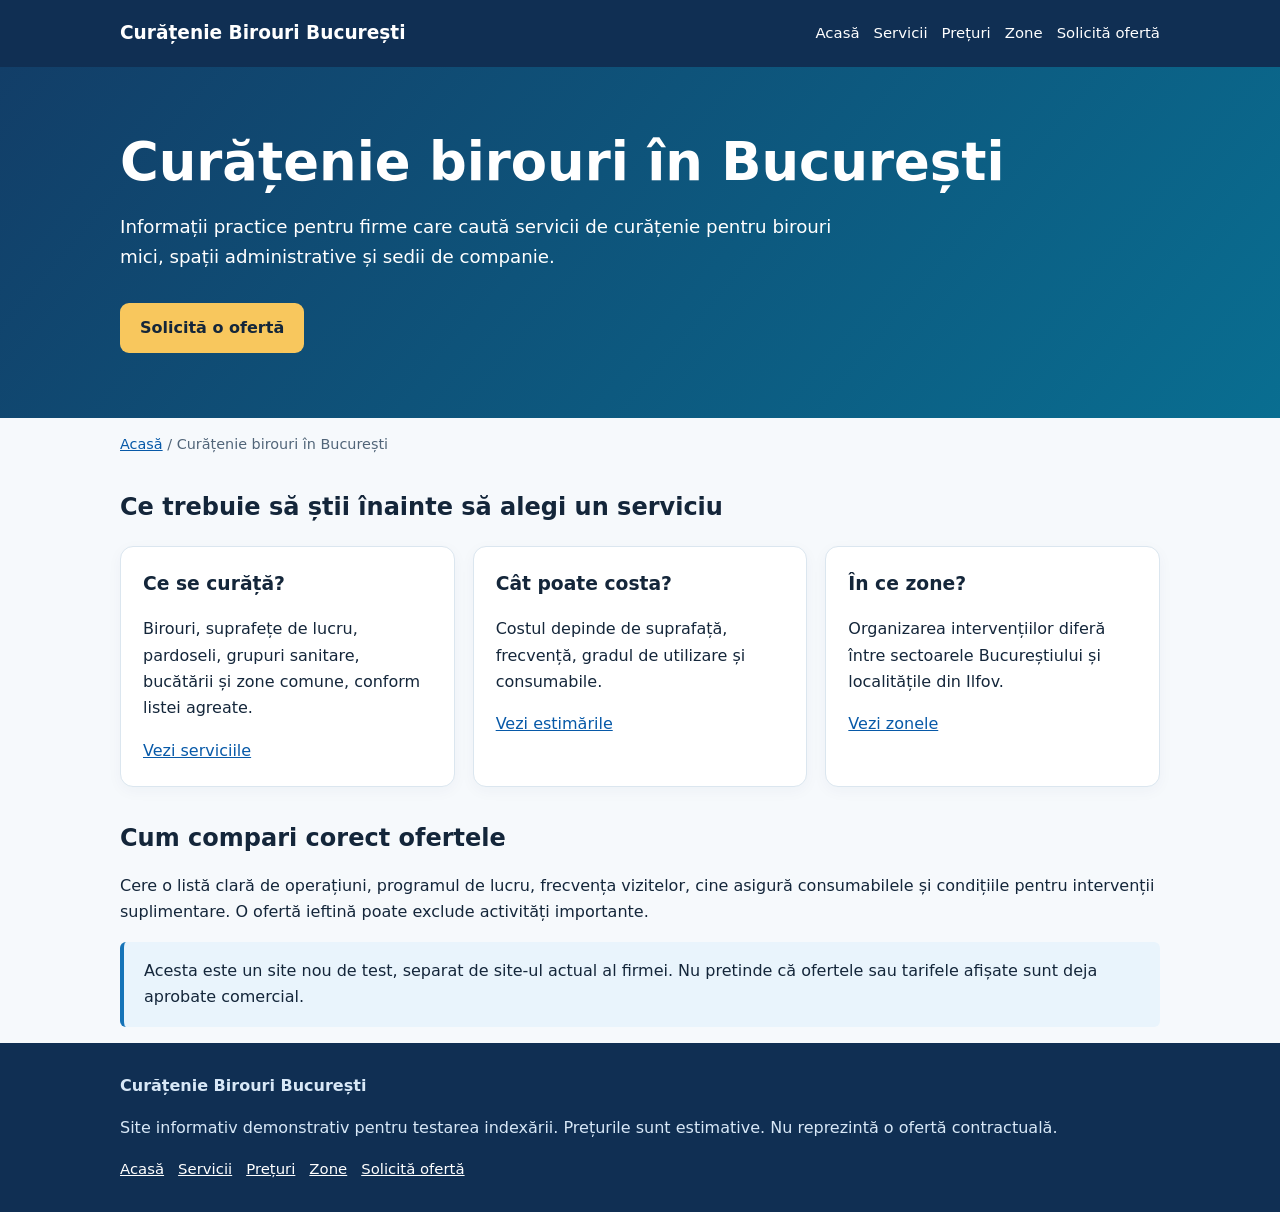
<file: index.html>
<!doctype html><html lang="ro"><head><meta charset="utf-8"><meta name="viewport" content="width=device-width,initial-scale=1"><title>Curățenie birouri București | Servicii, prețuri și zone</title><meta name="description" content="Ghid pentru curățenia birourilor în București: tipuri de servicii, prețuri orientative, frecvență și zone deservite."><meta name="robots" content="index,follow"><link rel="stylesheet" href="style.css"><link rel="canonical" href="https://dtcristian1982-ux.github.io/"></head><body><header><div class="wrap"><a class="brand" href="index.html">Curățenie Birouri București</a><nav aria-label="Navigare principală"><a href="index.html">Acasă</a><a href="servicii.html">Servicii</a><a href="preturi.html">Prețuri</a><a href="zone.html">Zone</a><a href="contact.html">Solicită ofertă</a></nav></div></header><section class="hero"><div class="wrap"><h1>Curățenie birouri în București</h1><p>Informații practice pentru firme care caută servicii de curățenie pentru birouri mici, spații administrative și sedii de companie.</p><a class="btn" href="contact.html">Solicită o ofertă</a></div></section><main class="wrap"><p class="crumb"><a href="index.html">Acasă</a> / Curățenie birouri în București</p><h2>Ce trebuie să știi înainte să alegi un serviciu</h2><div class="grid"><article class="panel"><h3>Ce se curăță?</h3><p>Birouri, suprafețe de lucru, pardoseli, grupuri sanitare, bucătării și zone comune, conform listei agreate.</p><a href="servicii.html">Vezi serviciile</a></article><article class="panel"><h3>Cât poate costa?</h3><p>Costul depinde de suprafață, frecvență, gradul de utilizare și consumabile.</p><a href="preturi.html">Vezi estimările</a></article><article class="panel"><h3>În ce zone?</h3><p>Organizarea intervențiilor diferă între sectoarele Bucureștiului și localitățile din Ilfov.</p><a href="zone.html">Vezi zonele</a></article></div><h2>Cum compari corect ofertele</h2><p>Cere o listă clară de operațiuni, programul de lucru, frecvența vizitelor, cine asigură consumabilele și condițiile pentru intervenții suplimentare. O ofertă ieftină poate exclude activități importante.</p><p class="note">Acesta este un site nou de test, separat de site-ul actual al firmei. Nu pretinde că ofertele sau tarifele afișate sunt deja aprobate comercial.</p></main><footer><div class="wrap"><strong>Curățenie Birouri București</strong><p>Site informativ demonstrativ pentru testarea indexării. Prețurile sunt estimative. Nu reprezintă o ofertă contractuală.</p><nav><a href="index.html">Acasă</a><a href="servicii.html">Servicii</a><a href="preturi.html">Prețuri</a><a href="zone.html">Zone</a><a href="contact.html">Solicită ofertă</a></nav></div></footer></body></html>
</file>
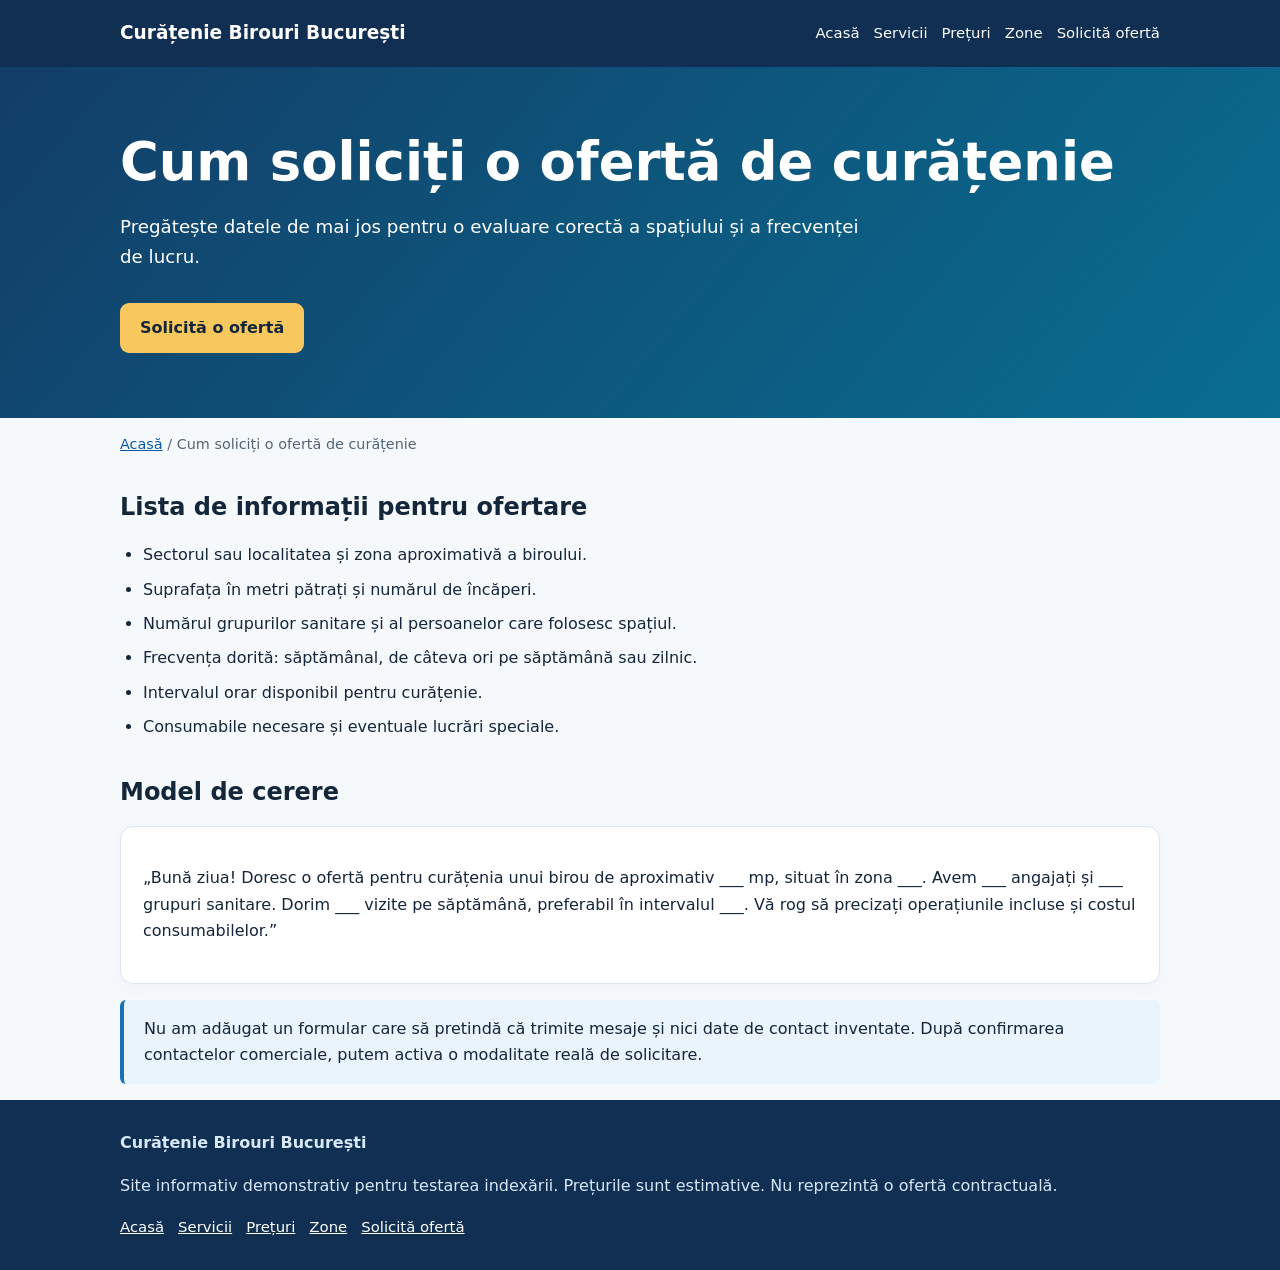
<file: contact.html>
<!doctype html><html lang="ro"><head><meta charset="utf-8"><meta name="viewport" content="width=device-width,initial-scale=1"><title>Solicită ofertă curățenie birouri București | Informații necesare</title><meta name="description" content="Ce informații să pregătești pentru o ofertă de curățenie birouri în București: suprafață, zonă, frecvență și servicii."><meta name="robots" content="index,follow"><link rel="stylesheet" href="style.css"><link rel="canonical" href="https://dtcristian1982-ux.github.io/contact.html"></head><body><header><div class="wrap"><a class="brand" href="index.html">Curățenie Birouri București</a><nav aria-label="Navigare principală"><a href="index.html">Acasă</a><a href="servicii.html">Servicii</a><a href="preturi.html">Prețuri</a><a href="zone.html">Zone</a><a href="contact.html">Solicită ofertă</a></nav></div></header><section class="hero"><div class="wrap"><h1>Cum soliciți o ofertă de curățenie</h1><p>Pregătește datele de mai jos pentru o evaluare corectă a spațiului și a frecvenței de lucru.</p><a class="btn" href="contact.html">Solicită o ofertă</a></div></section><main class="wrap"><p class="crumb"><a href="index.html">Acasă</a> / Cum soliciți o ofertă de curățenie</p><h2>Lista de informații pentru ofertare</h2><ul><li>Sectorul sau localitatea și zona aproximativă a biroului.</li><li>Suprafața în metri pătrați și numărul de încăperi.</li><li>Numărul grupurilor sanitare și al persoanelor care folosesc spațiul.</li><li>Frecvența dorită: săptămânal, de câteva ori pe săptămână sau zilnic.</li><li>Intervalul orar disponibil pentru curățenie.</li><li>Consumabile necesare și eventuale lucrări speciale.</li></ul><h2>Model de cerere</h2><div class="panel"><p>„Bună ziua! Doresc o ofertă pentru curățenia unui birou de aproximativ ___ mp, situat în zona ___. Avem ___ angajați și ___ grupuri sanitare. Dorim ___ vizite pe săptămână, preferabil în intervalul ___. Vă rog să precizați operațiunile incluse și costul consumabilelor.”</p></div><p class="note">Nu am adăugat un formular care să pretindă că trimite mesaje și nici date de contact inventate. După confirmarea contactelor comerciale, putem activa o modalitate reală de solicitare.</p></main><footer><div class="wrap"><strong>Curățenie Birouri București</strong><p>Site informativ demonstrativ pentru testarea indexării. Prețurile sunt estimative. Nu reprezintă o ofertă contractuală.</p><nav><a href="index.html">Acasă</a><a href="servicii.html">Servicii</a><a href="preturi.html">Prețuri</a><a href="zone.html">Zone</a><a href="contact.html">Solicită ofertă</a></nav></div></footer></body></html>
</file>
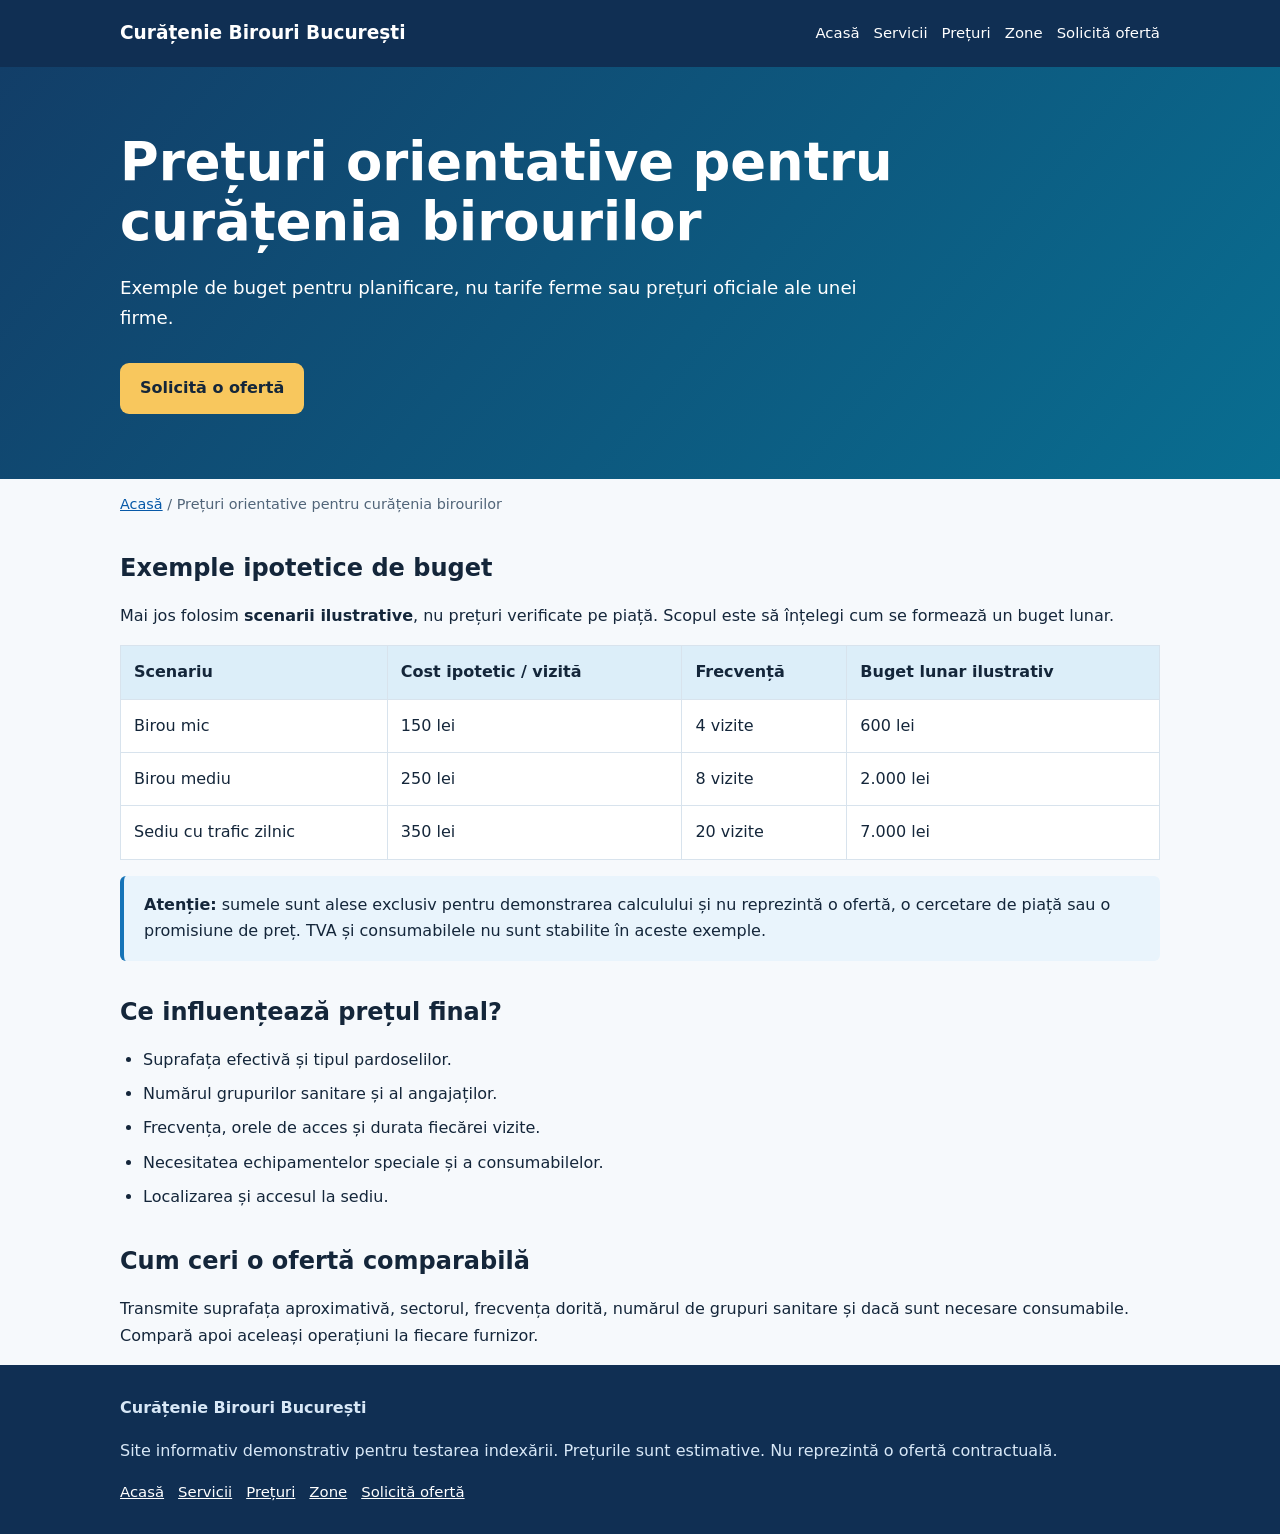
<file: preturi.html>
<!doctype html><html lang="ro"><head><meta charset="utf-8"><meta name="viewport" content="width=device-width,initial-scale=1"><title>Prețuri curățenie birouri București | Exemple de calcul</title><meta name="description" content="Cum se calculează costul curățeniei de birouri în București: exemple orientative pe vizită și factorii care schimbă oferta."><meta name="robots" content="index,follow"><link rel="stylesheet" href="style.css"><link rel="canonical" href="https://dtcristian1982-ux.github.io/preturi.html"></head><body><header><div class="wrap"><a class="brand" href="index.html">Curățenie Birouri București</a><nav aria-label="Navigare principală"><a href="index.html">Acasă</a><a href="servicii.html">Servicii</a><a href="preturi.html">Prețuri</a><a href="zone.html">Zone</a><a href="contact.html">Solicită ofertă</a></nav></div></header><section class="hero"><div class="wrap"><h1>Prețuri orientative pentru curățenia birourilor</h1><p>Exemple de buget pentru planificare, nu tarife ferme sau prețuri oficiale ale unei firme.</p><a class="btn" href="contact.html">Solicită o ofertă</a></div></section><main class="wrap"><p class="crumb"><a href="index.html">Acasă</a> / Prețuri orientative pentru curățenia birourilor</p><h2>Exemple ipotetice de buget</h2><p>Mai jos folosim <strong>scenarii ilustrative</strong>, nu prețuri verificate pe piață. Scopul este să înțelegi cum se formează un buget lunar.</p><div class="tablewrap"><table><thead><tr><th>Scenariu</th><th>Cost ipotetic / vizită</th><th>Frecvență</th><th>Buget lunar ilustrativ</th></tr></thead><tbody><tr><td>Birou mic</td><td>150 lei</td><td>4 vizite</td><td>600 lei</td></tr><tr><td>Birou mediu</td><td>250 lei</td><td>8 vizite</td><td>2.000 lei</td></tr><tr><td>Sediu cu trafic zilnic</td><td>350 lei</td><td>20 vizite</td><td>7.000 lei</td></tr></tbody></table></div><p class="note"><strong>Atenție:</strong> sumele sunt alese exclusiv pentru demonstrarea calculului și nu reprezintă o ofertă, o cercetare de piață sau o promisiune de preț. TVA și consumabilele nu sunt stabilite în aceste exemple.</p><h2>Ce influențează prețul final?</h2><ul><li>Suprafața efectivă și tipul pardoselilor.</li><li>Numărul grupurilor sanitare și al angajaților.</li><li>Frecvența, orele de acces și durata fiecărei vizite.</li><li>Necesitatea echipamentelor speciale și a consumabilelor.</li><li>Localizarea și accesul la sediu.</li></ul><h2>Cum ceri o ofertă comparabilă</h2><p>Transmite suprafața aproximativă, sectorul, frecvența dorită, numărul de grupuri sanitare și dacă sunt necesare consumabile. Compară apoi aceleași operațiuni la fiecare furnizor.</p></main><footer><div class="wrap"><strong>Curățenie Birouri București</strong><p>Site informativ demonstrativ pentru testarea indexării. Prețurile sunt estimative. Nu reprezintă o ofertă contractuală.</p><nav><a href="index.html">Acasă</a><a href="servicii.html">Servicii</a><a href="preturi.html">Prețuri</a><a href="zone.html">Zone</a><a href="contact.html">Solicită ofertă</a></nav></div></footer></body></html>
</file>
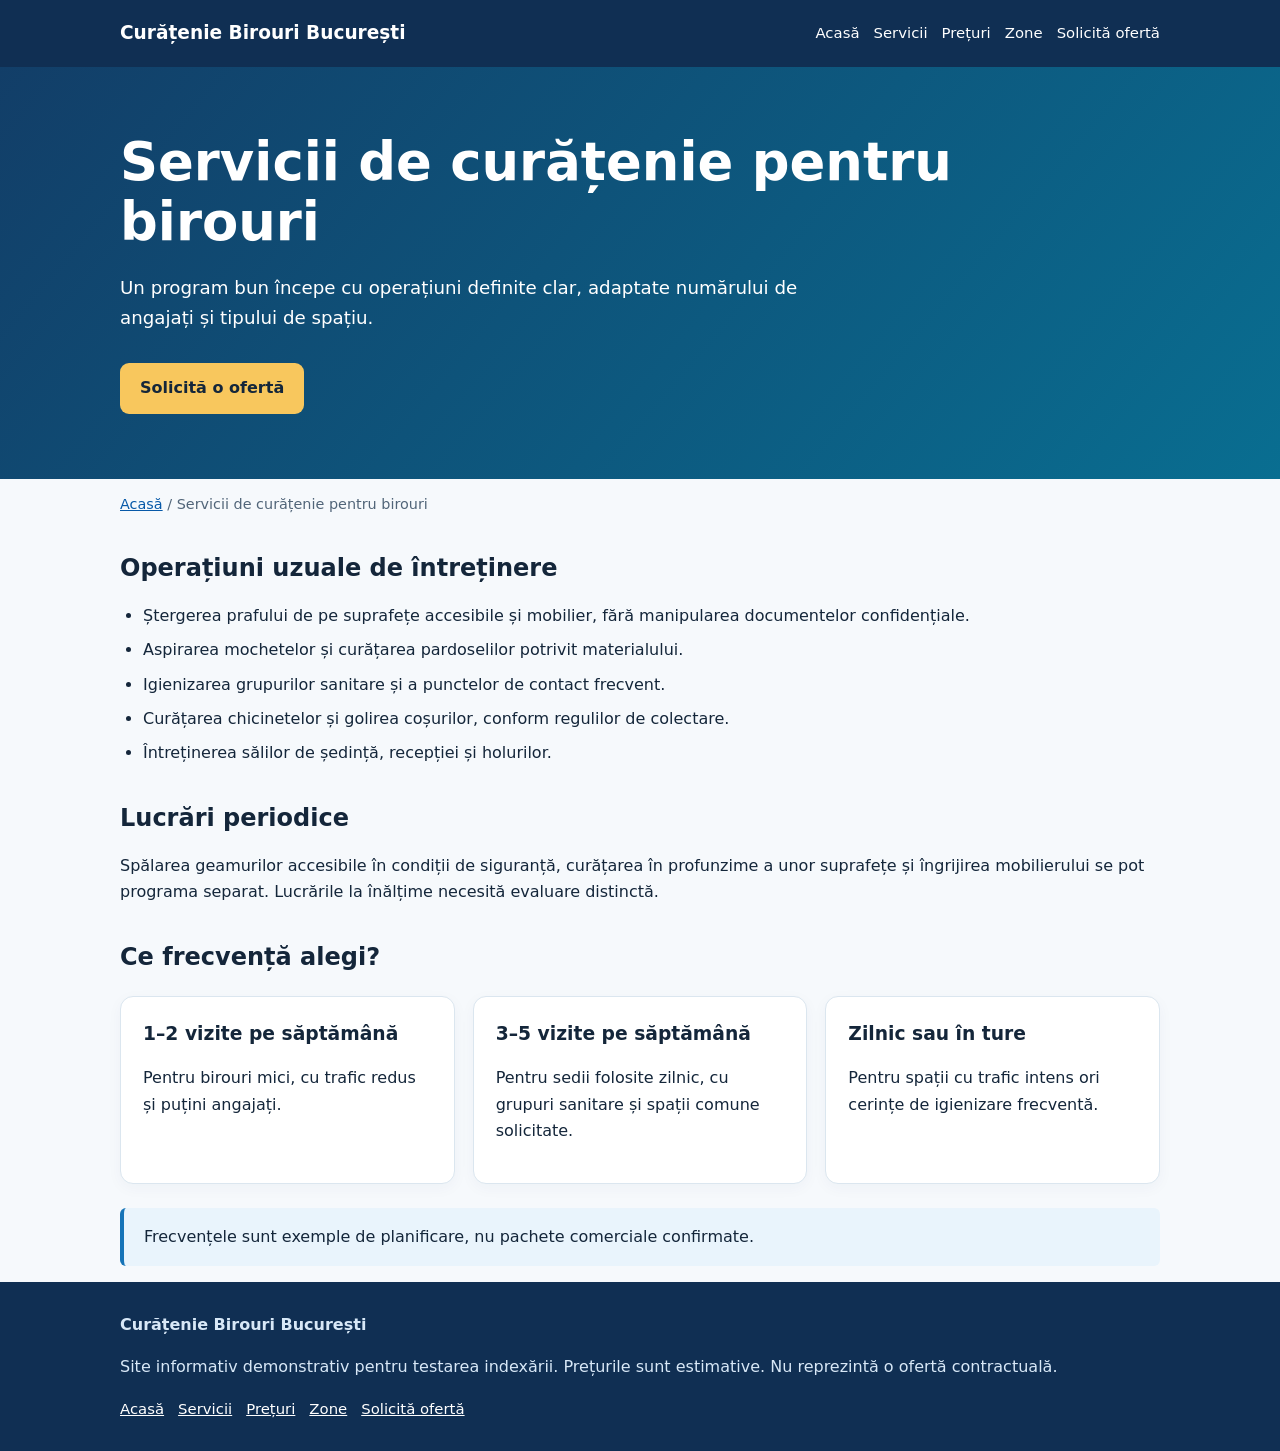
<file: servicii.html>
<!doctype html><html lang="ro"><head><meta charset="utf-8"><meta name="viewport" content="width=device-width,initial-scale=1"><title>Servicii curățenie birouri București | Operațiuni și frecvență</title><meta name="description" content="Ce include curățenia de întreținere pentru birouri, ce se face periodic și cum stabilești un program de curățenie."><meta name="robots" content="index,follow"><link rel="stylesheet" href="style.css"><link rel="canonical" href="https://dtcristian1982-ux.github.io/servicii.html"></head><body><header><div class="wrap"><a class="brand" href="index.html">Curățenie Birouri București</a><nav aria-label="Navigare principală"><a href="index.html">Acasă</a><a href="servicii.html">Servicii</a><a href="preturi.html">Prețuri</a><a href="zone.html">Zone</a><a href="contact.html">Solicită ofertă</a></nav></div></header><section class="hero"><div class="wrap"><h1>Servicii de curățenie pentru birouri</h1><p>Un program bun începe cu operațiuni definite clar, adaptate numărului de angajați și tipului de spațiu.</p><a class="btn" href="contact.html">Solicită o ofertă</a></div></section><main class="wrap"><p class="crumb"><a href="index.html">Acasă</a> / Servicii de curățenie pentru birouri</p><h2>Operațiuni uzuale de întreținere</h2><ul><li>Ștergerea prafului de pe suprafețe accesibile și mobilier, fără manipularea documentelor confidențiale.</li><li>Aspirarea mochetelor și curățarea pardoselilor potrivit materialului.</li><li>Igienizarea grupurilor sanitare și a punctelor de contact frecvent.</li><li>Curățarea chicinetelor și golirea coșurilor, conform regulilor de colectare.</li><li>Întreținerea sălilor de ședință, recepției și holurilor.</li></ul><h2>Lucrări periodice</h2><p>Spălarea geamurilor accesibile în condiții de siguranță, curățarea în profunzime a unor suprafețe și îngrijirea mobilierului se pot programa separat. Lucrările la înălțime necesită evaluare distinctă.</p><h2>Ce frecvență alegi?</h2><div class="grid"><div class="panel"><h3>1–2 vizite pe săptămână</h3><p>Pentru birouri mici, cu trafic redus și puțini angajați.</p></div><div class="panel"><h3>3–5 vizite pe săptămână</h3><p>Pentru sedii folosite zilnic, cu grupuri sanitare și spații comune solicitate.</p></div><div class="panel"><h3>Zilnic sau în ture</h3><p>Pentru spații cu trafic intens ori cerințe de igienizare frecventă.</p></div></div><p class="note">Frecvențele sunt exemple de planificare, nu pachete comerciale confirmate.</p></main><footer><div class="wrap"><strong>Curățenie Birouri București</strong><p>Site informativ demonstrativ pentru testarea indexării. Prețurile sunt estimative. Nu reprezintă o ofertă contractuală.</p><nav><a href="index.html">Acasă</a><a href="servicii.html">Servicii</a><a href="preturi.html">Prețuri</a><a href="zone.html">Zone</a><a href="contact.html">Solicită ofertă</a></nav></div></footer></body></html>
</file>
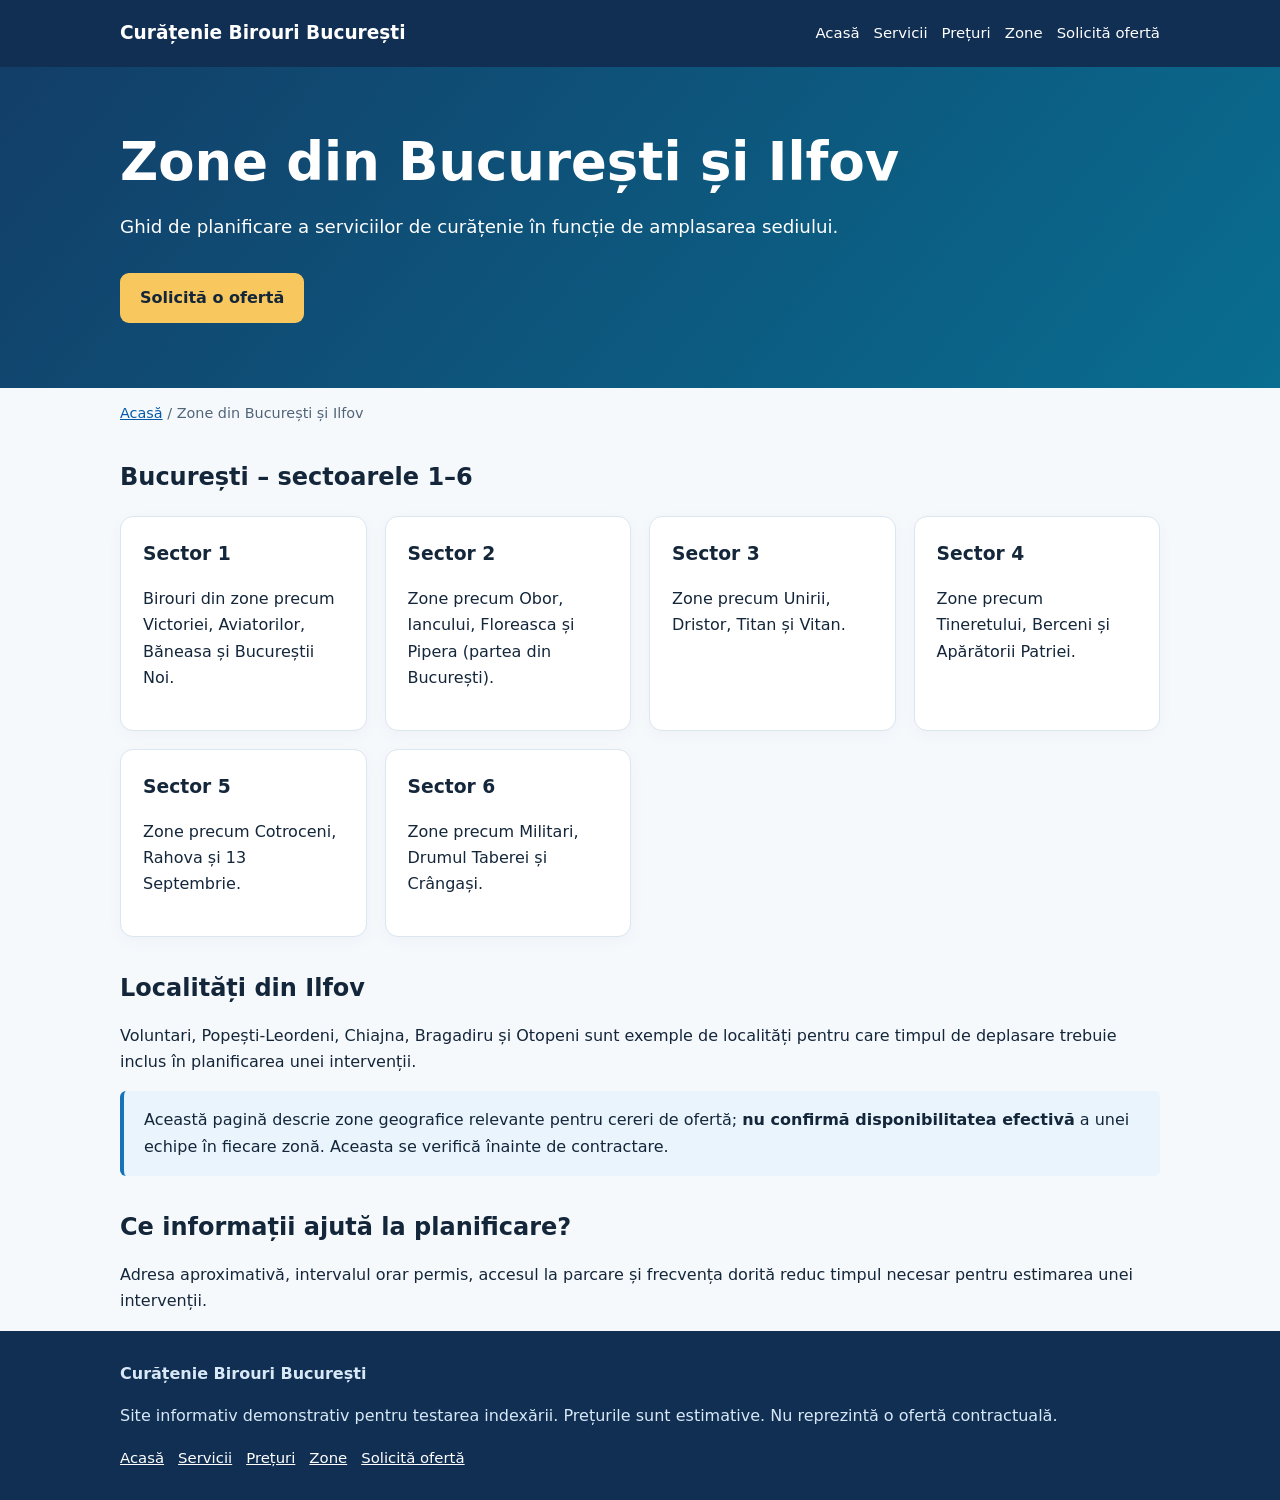
<file: zone.html>
<!doctype html><html lang="ro"><head><meta charset="utf-8"><meta name="viewport" content="width=device-width,initial-scale=1"><title>Zone curățenie birouri București și Ilfov | Sectoare</title><meta name="description" content="Informații despre organizarea curățeniei de birouri în sectoarele 1–6 din București și localități din Ilfov."><meta name="robots" content="index,follow"><link rel="stylesheet" href="style.css"><link rel="canonical" href="https://dtcristian1982-ux.github.io/zone.html"></head><body><header><div class="wrap"><a class="brand" href="index.html">Curățenie Birouri București</a><nav aria-label="Navigare principală"><a href="index.html">Acasă</a><a href="servicii.html">Servicii</a><a href="preturi.html">Prețuri</a><a href="zone.html">Zone</a><a href="contact.html">Solicită ofertă</a></nav></div></header><section class="hero"><div class="wrap"><h1>Zone din București și Ilfov</h1><p>Ghid de planificare a serviciilor de curățenie în funcție de amplasarea sediului.</p><a class="btn" href="contact.html">Solicită o ofertă</a></div></section><main class="wrap"><p class="crumb"><a href="index.html">Acasă</a> / Zone din București și Ilfov</p><h2>București – sectoarele 1–6</h2><div class="grid"><div class="panel"><h3>Sector 1</h3><p>Birouri din zone precum Victoriei, Aviatorilor, Băneasa și Bucureștii Noi.</p></div><div class="panel"><h3>Sector 2</h3><p>Zone precum Obor, Iancului, Floreasca și Pipera (partea din București).</p></div><div class="panel"><h3>Sector 3</h3><p>Zone precum Unirii, Dristor, Titan și Vitan.</p></div><div class="panel"><h3>Sector 4</h3><p>Zone precum Tineretului, Berceni și Apărătorii Patriei.</p></div><div class="panel"><h3>Sector 5</h3><p>Zone precum Cotroceni, Rahova și 13 Septembrie.</p></div><div class="panel"><h3>Sector 6</h3><p>Zone precum Militari, Drumul Taberei și Crângași.</p></div></div><h2>Localități din Ilfov</h2><p>Voluntari, Popești-Leordeni, Chiajna, Bragadiru și Otopeni sunt exemple de localități pentru care timpul de deplasare trebuie inclus în planificarea unei intervenții.</p><p class="note">Această pagină descrie zone geografice relevante pentru cereri de ofertă; <strong>nu confirmă disponibilitatea efectivă</strong> a unei echipe în fiecare zonă. Aceasta se verifică înainte de contractare.</p><h2>Ce informații ajută la planificare?</h2><p>Adresa aproximativă, intervalul orar permis, accesul la parcare și frecvența dorită reduc timpul necesar pentru estimarea unei intervenții.</p></main><footer><div class="wrap"><strong>Curățenie Birouri București</strong><p>Site informativ demonstrativ pentru testarea indexării. Prețurile sunt estimative. Nu reprezintă o ofertă contractuală.</p><nav><a href="index.html">Acasă</a><a href="servicii.html">Servicii</a><a href="preturi.html">Prețuri</a><a href="zone.html">Zone</a><a href="contact.html">Solicită ofertă</a></nav></div></footer></body></html>
</file>
<file: style.css>
*{box-sizing:border-box}body{margin:0;font-family:system-ui,-apple-system,Segoe UI,sans-serif;color:#14263a;background:#f6f9fc;line-height:1.65}a{color:#0759a8}header{background:#102f53;color:white}header .wrap{display:flex;align-items:center;justify-content:space-between;gap:18px;flex-wrap:wrap;padding:18px 20px}header a{color:white;text-decoration:none}nav{display:flex;flex-wrap:wrap;gap:14px;font-size:.93rem}.brand{font-weight:800;font-size:1.16rem}.wrap{max-width:1080px;margin:auto;padding:0 20px}.hero{background:linear-gradient(130deg,#123e68,#096e91);color:white;padding:65px 0}.hero h1{font-size:clamp(2rem,5vw,3.3rem);line-height:1.15;margin:0 0 20px}.hero p{font-size:1.14rem;max-width:750px}.btn{display:inline-block;background:#f8c75d;color:#14263a;padding:12px 20px;border-radius:9px;font-weight:750;text-decoration:none;margin-top:12px}main{padding:42px 0 65px}.lead{font-size:1.16rem;color:#43586c}.grid{display:grid;grid-template-columns:repeat(auto-fit,minmax(240px,1fr));gap:18px;margin:24px 0}.panel{background:white;border:1px solid #dbe6ef;border-radius:13px;padding:22px;box-shadow:0 4px 15px #173b5a0a}h2{margin-top:36px;line-height:1.25}h3{margin:0 0 8px}.note{background:#e9f4fc;border-left:4px solid #1573b7;padding:16px 20px;border-radius:6px}.tablewrap{overflow-x:auto}table{border-collapse:collapse;width:100%;background:white}th,td{border:1px solid #d8e3ed;padding:13px;text-align:left}th{background:#dceef9}footer{background:#102f53;color:#d8e8f7;padding:30px 0}footer a{color:white}.crumb{font-size:.9rem;color:#516579}ul{padding-left:23px}li{margin-bottom:8px}@media(max-width:650px){header .wrap{display:block}nav{margin-top:12px}.hero{padding:42px 0}}
</file>
